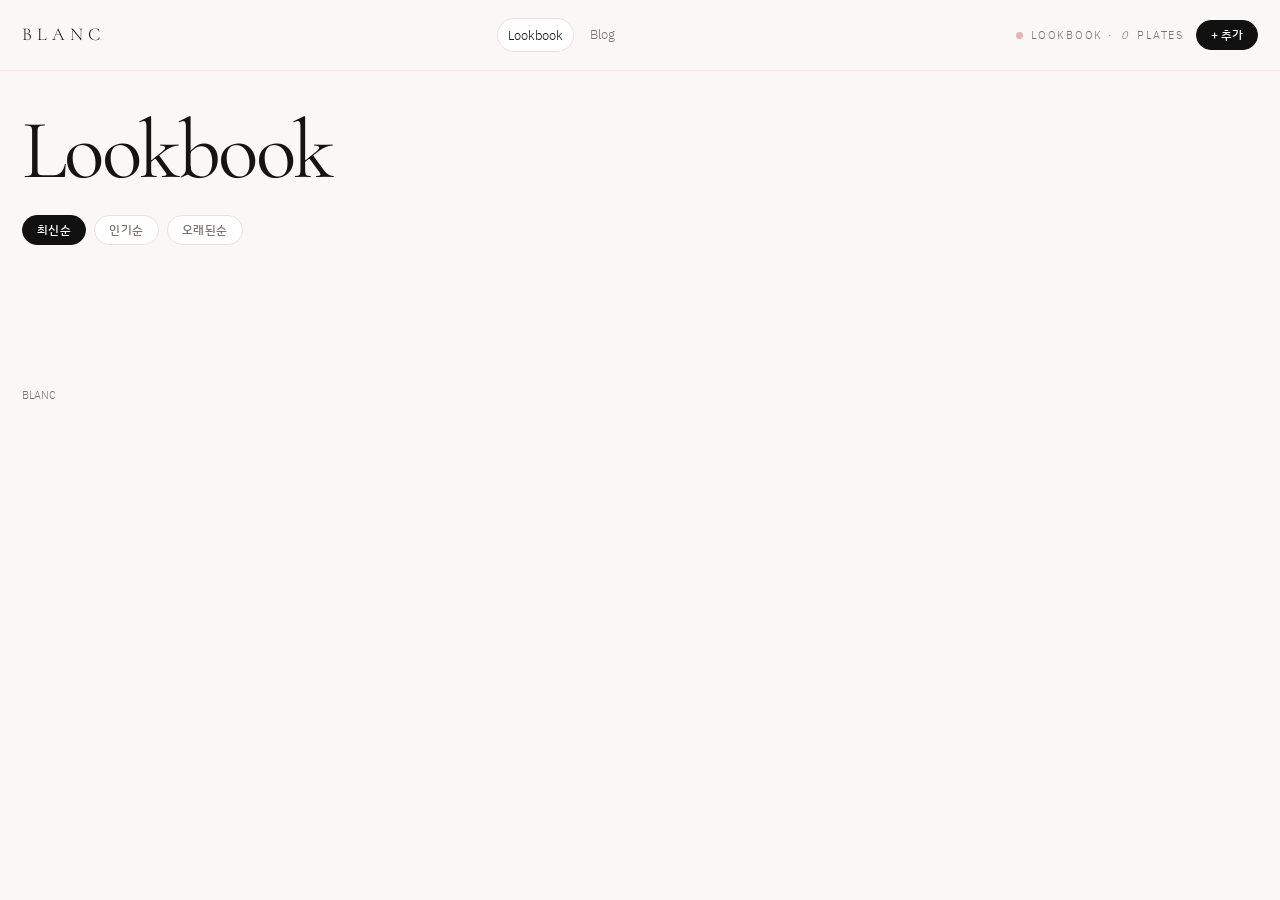
<file: index.html>
<!DOCTYPE html>
<html lang="ko">
<head>
  <meta charset="UTF-8" />
  <meta name="viewport" content="width=device-width, initial-scale=1.0" />
  <title>BLANC — Lookbook</title>
  <meta name="description" content="BLANC lookbook" />
  <link rel="icon" href="favicon.svg" type="image/svg+xml" />
  <link rel="preconnect" href="https://fonts.googleapis.com" />
  <link rel="preconnect" href="https://fonts.gstatic.com" crossorigin />
  <link rel="preconnect" href="https://prom-gallery-api.cbmen100.workers.dev" />
  <link href="https://fonts.googleapis.com/css2?family=Cormorant+Garamond:ital,wght@0,400;0,500;1,400&family=IBM+Plex+Sans+KR:wght@300;400;500&display=swap" rel="stylesheet" />
  <link rel="stylesheet" href="css/style.css?v=12" />
  <link rel="stylesheet" href="css/blog.css?v=12" />
</head>
<body>
  <header class="top">
    <a class="mark" href="./">BLANC</a>
    <nav class="nav">
      <a class="on" href="./">Lookbook</a>
      <a href="blog.html">Blog</a>
    </nav>
    <div class="top-right">
      <p class="live"><span></span> LOOKBOOK · <em id="count">0</em> plates</p>
      <button class="add-btn" id="add-btn" type="button">+ 추가</button>
    </div>
  </header>
  <section class="hero"><h1>Lookbook</h1></section>
  <div class="filters" role="tablist">
    <button class="on" data-sort="new">최신순</button>
    <button data-sort="popular">인기순</button>
    <button data-sort="old">오래된순</button>
  </div>
  <div class="gallery" id="grid"></div>
  <div class="more" id="more" hidden></div>
  <footer class="foot"><span>BLANC</span></footer>
  <div class="modal" id="modal" aria-hidden="true">
    <div class="sheet" role="dialog" aria-modal="true" aria-labelledby="m-title">
      <button class="x" type="button" aria-label="닫기">×</button>
      <div class="sheet-media"><img id="m-img" alt="" /></div>
      <div class="sheet-body">
        <p class="m-meta" id="m-meta"></p>
        <h2 id="m-title"></h2>
        <pre id="m-prompt"></pre>
        <button class="copy" type="button" id="copy">프롬프트 복사</button>
        <div class="admin-actions" id="admin-actions" hidden>
          <button class="edit-btn" type="button" id="edit-btn">수정</button>
          <button class="del-btn" type="button" id="del-btn">삭제</button>
        </div>
      </div>
    </div>
  </div>
  <div class="modal" id="studio" aria-hidden="true">
    <div class="studio-sheet" role="dialog" aria-modal="true">
      <button class="x" type="button" id="studio-x" aria-label="닫기">×</button>
      <div id="gate">
        <p class="m-meta">STUDIO</p>
        <h2>관리자 인증</h2>
        <p class="hint">PIN을 알아야 올리거나 고칠 수 있습니다.</p>
        <input id="pin" type="password" inputmode="text" autocomplete="off" placeholder="PIN" />
        <button class="copy" type="button" id="unlock">인증</button>
      </div>
      <form id="studio-form" hidden>
        <p class="m-meta" id="studio-kicker">NEW PLATE</p>
        <h2 id="studio-title">이미지 추가</h2>
        <label class="drop" id="drop">
          <input id="file" type="file" accept="image/*" hidden />
          <img id="preview" alt="" hidden />
          <span id="drop-label">사진을 끌어넣거나 클릭 · 자동 WebP 압축</span>
        </label>
        <input id="title" type="text" placeholder="제목" />
        <select id="model">
          <option value="" disabled selected>이미지 모델</option>
          <option value="GPT Image2">GPT Image2</option>
          <option value="Seedream V5 Pro">Seedream V5 Pro</option>
          <option value="Nano Banana2">Nano Banana2</option>
        </select>
        <textarea id="prompt" rows="8" placeholder="프롬프트를 붙여 넣으세요"></textarea>
        <input id="otp" type="text" inputmode="numeric" maxlength="6" autocomplete="one-time-code" placeholder="관리자 6자리 코드" />
        <p class="hint" id="otp-hint">prom-gallery 관리자와 같은 Google Authenticator 코드입니다. 이 브라우저에서 한 번만 입력하면 됩니다.</p>
        <button class="copy" type="submit" id="save">저장</button>
        <button class="ghost" type="button" id="lock">로그아웃</button>
      </form>
    </div>
  </div>
  <div class="toast" id="toast">복사했습니다</div>
  <script src="js/works.js"></script>
  <script src="js/main.js?v=10"></script>
</body>
</html>
</file>
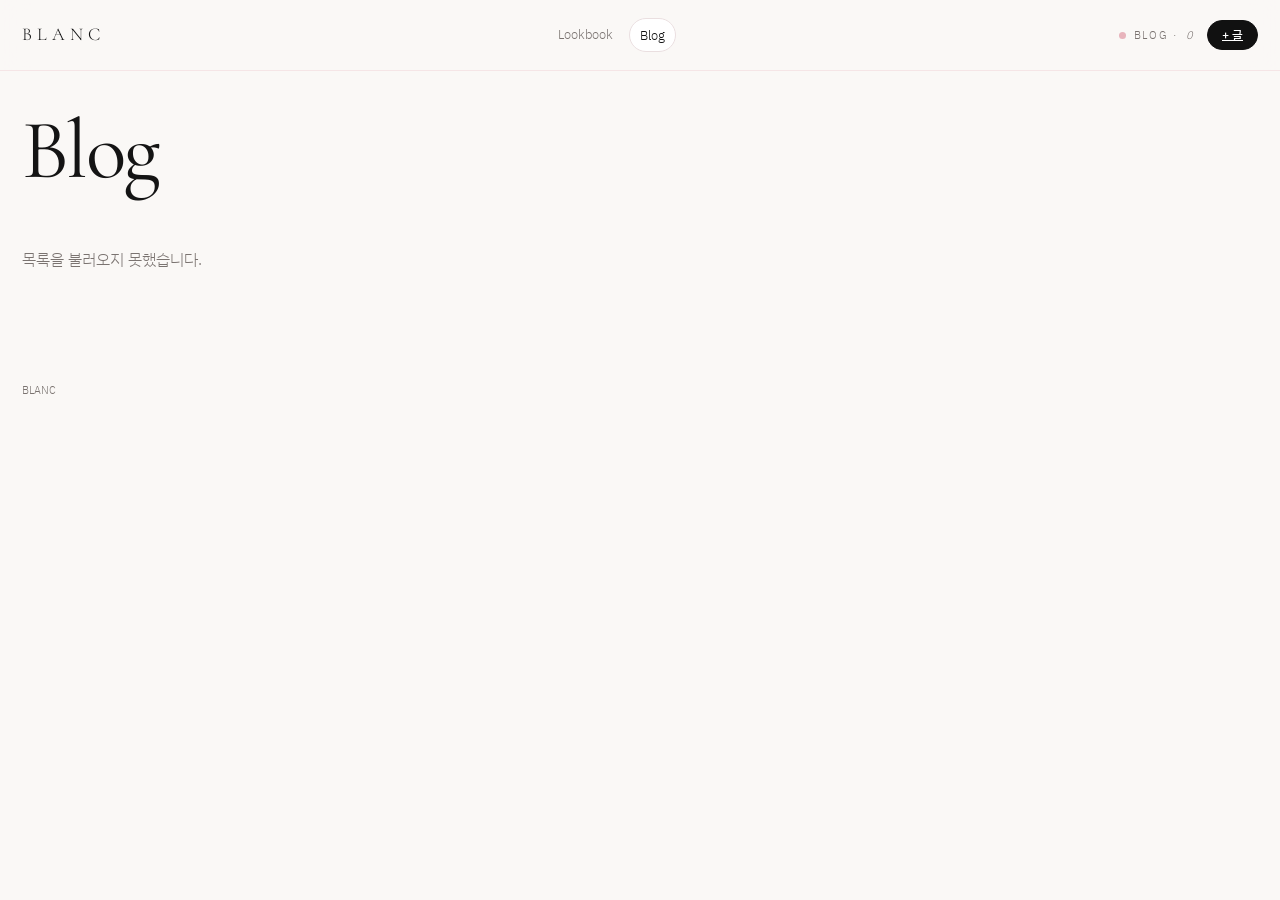
<file: blog.html>
<!DOCTYPE html>
<html lang="ko">
<head>
  <meta charset="UTF-8" />
  <meta name="viewport" content="width=device-width, initial-scale=1.0" />
  <title>BLANC — Blog</title>
  <link rel="icon" href="favicon.svg" type="image/svg+xml" />
  <link href="https://fonts.googleapis.com/css2?family=Cormorant+Garamond:ital,wght@0,400;0,500;1,400&family=IBM+Plex+Sans+KR:wght@300;400;500&display=swap" rel="stylesheet" />
  <link rel="stylesheet" href="css/style.css?v=12" />
  <link rel="stylesheet" href="css/blog.css?v=12" />
</head>
<body>
  <header class="top">
    <a class="mark" href="./">BLANC</a>
    <nav class="nav">
      <a href="./">Lookbook</a>
      <a class="on" href="blog.html">Blog</a>
    </nav>
    <div class="top-right">
      <p class="live"><span></span> BLOG · <em id="count">0</em></p>
      <a class="add-btn" href="write.html">+ 글</a>
    </div>
  </header>
  <section class="hero"><h1>Blog</h1></section>
  <div class="blog-grid" id="list"></div>
  <footer class="foot"><span>BLANC</span></footer>
  <script src="js/works.js"></script>
  <script src="js/blog.js?v=12"></script>
</body>
</html>
</file>
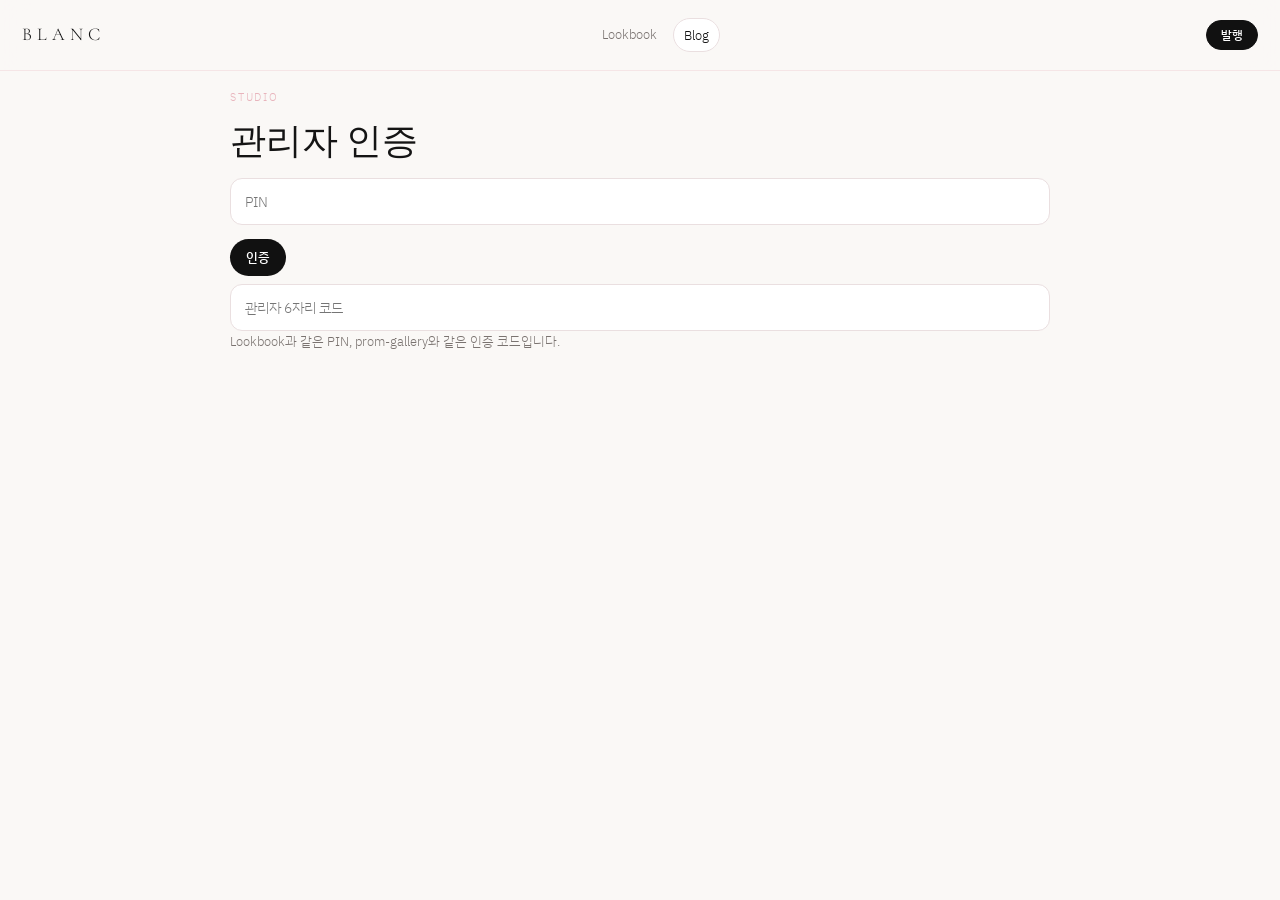
<file: write.html>
<!DOCTYPE html>
<html lang="ko">
<head>
  <meta charset="UTF-8" />
  <meta name="viewport" content="width=device-width, initial-scale=1.0" />
  <title>글쓰기 — BLANC</title>
  <link rel="icon" href="favicon.svg" type="image/svg+xml" />
  <link href="https://fonts.googleapis.com/css2?family=Cormorant+Garamond:ital,wght@0,400;0,500;1,400&family=IBM+Plex+Sans+KR:wght@300;400;500&display=swap" rel="stylesheet" />
  <link rel="stylesheet" href="css/style.css?v=12" />
  <link rel="stylesheet" href="css/blog.css?v=12" />
</head>
<body>
  <header class="top">
    <a class="mark" href="./">BLANC</a>
    <nav class="nav">
      <a href="./">Lookbook</a>
      <a class="on" href="blog.html">Blog</a>
    </nav>
    <div class="top-right">
      <button class="add-btn" id="publish" type="button">발행</button>
    </div>
  </header>
  <div id="gate" class="editor">
    <p class="m-meta">STUDIO</p>
    <h2>관리자 인증</h2>
    <input id="pin" type="password" placeholder="PIN" />
    <button class="copy" id="unlock" type="button">인증</button>
    <input id="otp" type="text" inputmode="numeric" maxlength="6" placeholder="관리자 6자리 코드" />
    <p class="hint">Lookbook과 같은 PIN, prom-gallery와 같은 인증 코드입니다.</p>
  </div>
  <div id="desk" class="editor" hidden>
    <label class="cover-pick" id="cover-pick">표지를 눌러 이미지를 넣으세요<input id="cover" type="file" accept="image/*" hidden /></label>
    <input id="title" class="editor-title" placeholder="제목" />
    <div class="tools" id="tools">
      <button type="button" data-cmd="bold">굵게</button>
      <button type="button" data-cmd="italic">기울임</button>
      <button type="button" data-cmd="underline">밑줄</button>
      <button type="button" data-cmd="strikeThrough">취소선</button>
      <button type="button" data-link="1">링크</button>
    </div>
    <div id="blocks"></div>
    <p class="hint">빈 줄에서 / 를 누르면 블록을 고릅니다. 이미지, 갤러리, 영상, 표, 할 일, 토글, 인용, 코드가 있습니다.</p>
  </div>
  <div class="toast" id="toast"></div>
  <script src="js/works.js"></script>
  <script src="js/editor.js?v=12"></script>
</body>
</html>
</file>
<file: css/style.css>
:root {
  --white: #faf8f6;
  --pink: #e8b4bc;
  --pink-soft: #f6e4e7;
  --ink: #141414;
  --mute: #7a7370;
  --gap: 14px;
  --pad: 22px;
}

* { box-sizing: border-box; margin: 0; padding: 0; }
html { scroll-behavior: smooth; }
body {
  background: var(--white);
  color: var(--ink);
  font-family: "IBM Plex Sans KR", sans-serif;
  font-weight: 300;
  line-height: 1.55;
}

.top {
  display: flex;
  align-items: center;
  justify-content: space-between;
  padding: 18px var(--pad);
  position: sticky;
  top: 0;
  z-index: 8;
  background: color-mix(in srgb, var(--white) 88%, transparent);
  backdrop-filter: blur(14px);
  border-bottom: 1px solid color-mix(in srgb, var(--pink) 28%, transparent);
}
.top-right { display: flex; align-items: center; gap: 12px; }
.mark {
  font-family: "Cormorant Garamond", serif;
  letter-spacing: 0.28em;
  font-size: 18px;
  text-decoration: none;
  color: inherit;
}
.live {
  font-size: 11px;
  letter-spacing: 0.16em;
  text-transform: uppercase;
  color: var(--mute);
  display: flex;
  align-items: center;
  gap: 8px;
}
.live span {
  width: 7px;
  height: 7px;
  border-radius: 50%;
  background: var(--pink);
}
.add-btn {
  border: 1px solid #111;
  background: #111;
  color: #fff;
  border-radius: 999px;
  padding: 8px 14px;
  font: 500 12px/1 "IBM Plex Sans KR", sans-serif;
  cursor: pointer;
}

.hero { padding: 42px var(--pad) 18px; max-width: 720px; }
.hero h1 {
  font-family: "Cormorant Garamond", serif;
  font-weight: 400;
  font-size: clamp(40px, 8vw, 84px);
  line-height: 0.9;
  letter-spacing: -0.03em;
}

.filters { display: flex; gap: 8px; padding: 8px var(--pad) 22px; flex-wrap: wrap; }
.filters button {
  border: 1px solid #eadfe0;
  background: #fff;
  color: var(--mute);
  border-radius: 999px;
  padding: 8px 14px;
  font: 500 12px/1 "IBM Plex Sans KR", sans-serif;
  letter-spacing: 0.04em;
  cursor: pointer;
}
.filters button.on { background: #111; color: #fff; border-color: #111; }

.gallery {
  display: grid;
  grid-template-columns: repeat(4, minmax(0, 1fr));
  gap: var(--gap);
  padding: 0 var(--pad) 40px;
  align-items: start;
}
.card {
  position: relative;
  border-radius: 16px;
  overflow: hidden;
  background: var(--pink-soft);
  cursor: pointer;
}
.card img {
  width: 100%;
  height: auto;
  display: block;
  opacity: 0;
  transition: opacity 0.25s ease;
}
.card img.on { opacity: 1; }
.likes {
  position: absolute;
  left: 10px;
  bottom: 10px;
  z-index: 2;
  color: #e8b4bc;
  background: rgba(255,255,255,0.88);
  border-radius: 999px;
  padding: 5px 9px;
  font: 500 12px/1 "IBM Plex Sans KR", sans-serif;
  letter-spacing: -0.01em;
  pointer-events: none;
}
.shade {
  position: absolute;
  inset: auto 0 0 0;
  padding: 28px 12px 12px;
  display: flex;
  align-items: flex-end;
  justify-content: flex-end;
  gap: 8px;
  background: linear-gradient(to top, rgba(17,17,17,0.55), transparent);
  opacity: 0;
  transition: opacity 0.2s ease;
}
.card:hover .shade,
.card:focus-within .shade { opacity: 1; }
.badge, .label { color: #fff; font-size: 11px; letter-spacing: 0.06em; }
.badge { background: rgba(0,0,0,0.45); border-radius: 999px; padding: 4px 8px; white-space: nowrap; }
.label { text-align: right; }
.more { height: 1px; }

.empty { grid-column: 1 / -1; color: var(--mute); padding: 40px 0; }
.foot {
  display: flex;
  justify-content: space-between;
  gap: 16px;
  padding: 0 var(--pad) 40px;
  font-size: 11px;
  color: var(--mute);
}

.modal {
  position: fixed;
  inset: 0;
  z-index: 30;
  background: rgba(17,17,17,0.62);
  display: none;
  place-items: center;
  padding: 24px;
}
.modal.open { display: grid; }
.sheet {
  width: min(1080px, 100%);
  max-height: min(90vh, 860px);
  background: #fff;
  border-radius: 20px;
  display: grid;
  grid-template-columns: 1.15fr 0.85fr;
  overflow: hidden;
  position: relative;
  box-shadow: 0 24px 80px rgba(0,0,0,0.25);
}
.sheet-media {
  background: #f3ece8;
  display: grid;
  place-items: center;
  min-height: 320px;
}
.sheet-media img {
  max-width: 100%;
  max-height: 90vh;
  width: auto;
  height: auto;
  object-fit: contain;
}
.sheet-body {
  padding: 28px 24px 24px;
  overflow: auto;
  display: flex;
  flex-direction: column;
}
.m-meta {
  font-size: 11px;
  letter-spacing: 0.16em;
  text-transform: uppercase;
  color: var(--pink);
  margin-bottom: 8px;
}
.sheet-body h2, .studio-sheet h2 {
  font-family: "Cormorant Garamond", serif;
  font-size: 36px;
  font-weight: 500;
  margin-bottom: 16px;
}
#m-prompt {
  flex: 1;
  white-space: pre-wrap;
  word-break: break-word;
  background: #faf6f5;
  border: 1px solid #f0e4e6;
  border-radius: 12px;
  padding: 14px;
  font: 300 13px/1.6 "IBM Plex Sans KR", sans-serif;
  color: #333;
  max-height: 42vh;
  overflow: auto;
}
.copy {
  margin-top: 14px;
  border: 0;
  background: #111;
  color: #fff;
  border-radius: 999px;
  padding: 12px 16px;
  font: 500 13px/1 "IBM Plex Sans KR", sans-serif;
  cursor: pointer;
}
.admin-actions {
  display: flex;
  gap: 8px;
  margin-top: 10px;
}
.admin-actions[hidden] { display: none; }
.edit-btn, .del-btn {
  flex: 1;
  border-radius: 999px;
  padding: 12px 16px;
  font: 500 13px/1 "IBM Plex Sans KR", sans-serif;
  cursor: pointer;
}
.edit-btn { border: 1px solid #eadfe0; background: #fff; color: var(--ink); }
.del-btn { border: 1px solid #e8b4bc; background: #fff7f8; color: #9a3b4a; }
.ghost {
  margin-top: 8px;
  border: 0;
  background: transparent;
  color: var(--mute);
  font: 400 12px/1 "IBM Plex Sans KR", sans-serif;
  cursor: pointer;
}
.x {
  position: absolute;
  top: 10px;
  right: 12px;
  z-index: 2;
  width: 36px;
  height: 36px;
  border: 0;
  border-radius: 50%;
  background: rgba(255,255,255,0.9);
  font-size: 22px;
  line-height: 1;
  cursor: pointer;
}
.toast {
  position: fixed;
  bottom: 24px;
  left: 50%;
  transform: translateX(-50%);
  background: #111;
  color: #fff;
  padding: 10px 16px;
  border-radius: 999px;
  font-size: 13px;
  z-index: 40;
  display: none;
}
.toast.open { display: block; }

.studio-sheet {
  width: min(560px, 100%);
  max-height: 92vh;
  overflow: auto;
  background: #fff;
  border-radius: 20px;
  padding: 28px 24px 24px;
  position: relative;
  box-shadow: 0 24px 80px rgba(0,0,0,0.25);
}
.hint { color: var(--mute); font-size: 13px; margin-bottom: 14px; }
.studio-sheet input,
.studio-sheet textarea,
.studio-sheet select {
  width: 100%;
  margin-top: 8px;
  border: 1px solid #eadfe0;
  border-radius: 12px;
  padding: 12px 14px;
  font: 300 14px/1.5 "IBM Plex Sans KR", sans-serif;
  background: #fff;
  color: var(--ink);
}
.drop {
  display: grid;
  place-items: center;
  min-height: 180px;
  margin: 8px 0 10px;
  border: 1px dashed #e8b4bc;
  border-radius: 16px;
  background: #faf6f5;
  cursor: pointer;
  overflow: hidden;
  color: var(--mute);
  font-size: 13px;
  text-align: center;
  padding: 12px;
}
.drop img { width: 100%; height: 220px; object-fit: cover; display: block; }
.drop.on { border-color: #111; }

@media (max-width: 1100px) {
  .gallery { grid-template-columns: repeat(3, minmax(0, 1fr)); }
}
@media (max-width: 740px) {
  :root { --pad: 14px; --gap: 10px; }
  .gallery { grid-template-columns: repeat(2, minmax(0, 1fr)); }
  .card { border-radius: 12px; }
  .sheet { grid-template-columns: 1fr; max-height: 92vh; }
  .sheet-media { max-height: 42vh; }
  .sheet-media img { max-height: 42vh; }
  .shade { opacity: 1; padding: 22px 10px 10px; }
  .add-btn { padding: 8px 12px; }
}
@media (max-width: 420px) {
  .gallery { grid-template-columns: 1fr; }
  .live em { font-style: normal; }
}
</file>
<file: css/blog.css>
:root { --pink: #e8b4bc; --ink: #141414; --mute: #7a7370; --line: #eadfe0; }
.nav { display: flex; gap: 6px; }
.nav a { text-decoration: none; color: var(--mute); font-size: 13px; padding: 6px 10px; border-radius: 999px; }
.nav a.on { color: #111; background: #fff; border: 1px solid var(--line); }
.top { gap: 16px; }
.blog-grid { display: grid; grid-template-columns: repeat(3, minmax(0, 1fr)); gap: 18px; padding: 0 22px 70px; }
.bcard { text-decoration: none; color: inherit; }
.bcover { aspect-ratio: 16/10; border-radius: 16px; overflow: hidden; background: #f6e4e7; }
.bcover img { width: 100%; height: 100%; object-fit: cover; display: block; }
.bmeta { padding: 10px 2px 0; display: grid; gap: 4px; }
.bmeta strong { font-weight: 500; font-size: 16px; }
.bmeta span { color: var(--mute); font-size: 12px; }
.post { width: min(760px, calc(100% - 32px)); margin: 28px auto 80px; }
.crumb, .by, .back { color: var(--mute); font-size: 13px; }
.crumb a, .back a { color: inherit; }
.post h1 { font-family: "Cormorant Garamond", serif; font-size: clamp(40px, 6vw, 64px); font-weight: 500; line-height: 1; margin: 10px 0 8px; }
.carousel { position: relative; margin: 22px 0; background: #f6f1ef; border-radius: 18px; overflow: hidden; }
.slides { min-height: 220px; }
.slide { display: none; }
.slide.on { display: block; }
.slide img, .slide video, .slide iframe { width: 100%; max-height: 70vh; object-fit: contain; background: #111; display: block; border: 0; aspect-ratio: 16/9; }
.car-btn { position: absolute; top: 46%; z-index: 2; width: 36px; height: 36px; border: 0; border-radius: 50%; background: rgba(255,255,255,.9); cursor: pointer; font-size: 22px; }
.prev { left: 10px; } .next { right: 10px; }
.dots { display: flex; justify-content: center; gap: 6px; padding: 10px; }
.dots button { width: 7px; height: 7px; border: 0; border-radius: 50%; background: #ddd; cursor: pointer; }
.dots button.on { background: #e8b4bc; }
.block-view p { margin: 12px 0; line-height: 1.85; white-space: pre-wrap; }
.block-view h2, .block-view h3 { margin: 22px 0 8px; font-family: "Cormorant Garamond", serif; font-weight: 500; }
.block-view h2 { font-size: 32px; } .block-view h3 { font-size: 24px; }
.block-view ul, .block-view ol { margin: 8px 0 8px 1.2em; }
.block-view blockquote { margin: 14px 0; padding-left: 14px; border-left: 3px solid #e8b4bc; color: #555; }
.callout { margin: 14px 0; padding: 12px 14px; background: #f6e4e7; border-radius: 12px; }
.todo { list-style: none; margin-left: 0; }
.todo li { display: flex; gap: 8px; align-items: flex-start; }
details.toggle { margin: 10px 0; }
pre.code { background: #161616; color: #f6f1ef; border-radius: 12px; padding: 14px; overflow: auto; font-size: 13px; }
.table-wrap { overflow: auto; margin: 14px 0; }
table.nt { border-collapse: collapse; width: 100%; }
table.nt td { border: 1px solid var(--line); padding: 8px; min-width: 80px; }
.editor { width: min(820px, calc(100% - 28px)); margin: 18px auto 80px; }
.cover-pick { display: grid; place-items: center; height: 180px; border-radius: 18px; background: #f6e4e7; overflow: hidden; cursor: pointer; color: #7a7370; }
.cover-pick img { width: 100%; height: 100%; object-fit: cover; }
.editor-title { width: 100%; border: 0; background: transparent; font: 500 clamp(36px, 6vw, 58px)/1 "Cormorant Garamond", serif; margin: 16px 0; outline: none; }
.block { display: grid; grid-template-columns: 28px 1fr; gap: 6px; align-items: start; margin: 2px 0; position: relative; }
.handle { border: 0; background: transparent; color: #c8bfc0; cursor: pointer; padding-top: 8px; }
.bbody [contenteditable] { outline: none; min-height: 1.4em; line-height: 1.7; }
.bbody [contenteditable]:empty:before { content: attr(data-ph); color: #c8bfc0; }
.slash { position: absolute; z-index: 5; background: #fff; border: 1px solid var(--line); border-radius: 12px; box-shadow: 0 12px 40px rgba(0,0,0,.08); width: 220px; max-height: 280px; overflow: auto; padding: 6px; }
.slash button { display: block; width: 100%; text-align: left; border: 0; background: transparent; padding: 8px; border-radius: 8px; cursor: pointer; font: 400 13px "IBM Plex Sans KR", sans-serif; }
.slash button:hover { background: #f6e4e7; }
.tools { display: flex; gap: 6px; flex-wrap: wrap; margin-bottom: 10px; }
.tools button, .mini { border: 1px solid var(--line); background: #fff; border-radius: 8px; padding: 6px 8px; cursor: pointer; font-size: 12px; }
.media-row { display: flex; gap: 8px; overflow: auto; }
.media-row img { width: 120px; height: 80px; object-fit: cover; border-radius: 8px; }
.editor input, .editor textarea { width: 100%; margin-top: 8px; border: 1px solid #eadfe0; border-radius: 12px; padding: 12px 14px; font: 300 14px/1.5 "IBM Plex Sans KR", sans-serif; }
.editor h2 { font-family: "Cormorant Garamond", serif; font-size: 36px; font-weight: 500; }
.block-view img, .post > img { width: 100%; border-radius: 16px; margin: 12px 0; }
@media (max-width: 800px) { .blog-grid { grid-template-columns: 1fr 1fr; } .top { flex-wrap: wrap; } }
@media (max-width: 520px) { .blog-grid { grid-template-columns: 1fr; } }
</file>
